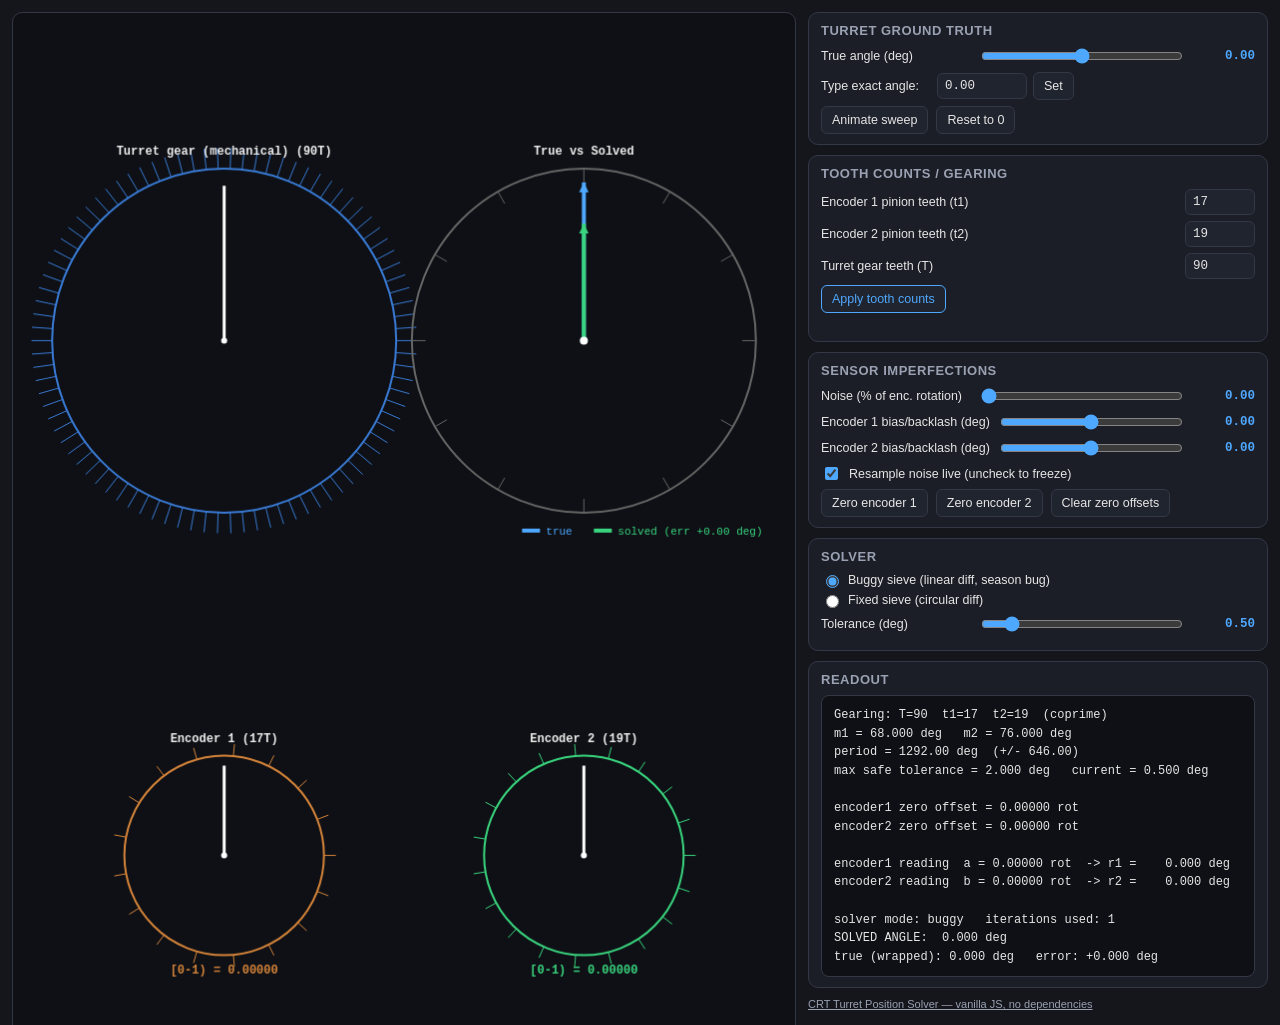
<file: docs/releases/crt_turret_sim.html>
<!doctype html>
<html lang="en">
<head>
<meta charset="utf-8">
<meta name="viewport" content="width=device-width, initial-scale=1">
<title>CRT Turret Position Solver</title>
<style>
  :root {
    --bg: #14161c;
    --panel: #1b1e26;
    --panel-2: #20242e;
    --border: #333846;
    --text: #e6e6e6;
    --muted: #9aa1b2;
    --accent: #4fa8ff;
    --accent-2: #ffdd55;
    --warn: #ff5555;
    --ok: #3ad57e;
  }
  * { box-sizing: border-box; }
  html, body {
    margin: 0; padding: 0;
    background: var(--bg);
    color: var(--text);
    font-family: -apple-system, BlinkMacSystemFont, "Segoe UI", Roboto, Helvetica, Arial, sans-serif;
    height: 100%;
  }
  #app {
    display: flex;
    flex-wrap: wrap;
    gap: 12px;
    padding: 12px;
    min-height: 100vh;
  }
  #canvasWrap {
    flex: 1 1 560px;
    min-width: 320px;
    background: #0e1015;
    border: 1px solid var(--border);
    border-radius: 10px;
    position: relative;
    min-height: 480px;
  }
  canvas { width: 100%; height: 100%; display: block; border-radius: 10px; }
  #side {
    flex: 1 1 380px;
    min-width: 320px;
    max-width: 460px;
    display: flex;
    flex-direction: column;
    gap: 10px;
  }
  .box {
    background: var(--panel);
    border: 1px solid var(--border);
    border-radius: 10px;
    padding: 10px 12px;
  }
  .box h3 {
    margin: 0 0 8px 0;
    font-size: 13px;
    text-transform: uppercase;
    letter-spacing: .04em;
    color: var(--muted);
    font-weight: 600;
  }
  .row {
    display: flex;
    align-items: center;
    gap: 8px;
    margin: 6px 0;
  }
  .row label {
    flex: 0 0 auto;
    font-size: 12.5px;
    color: var(--text);
    min-width: 150px;
  }
  .row input[type="range"] { flex: 1 1 auto; accent-color: var(--accent); }
  .row .val {
    flex: 0 0 auto;
    width: 62px;
    text-align: right;
    font-variant-numeric: tabular-nums;
    font-family: ui-monospace, SFMono-Regular, Menlo, Consolas, monospace;
    font-weight: 700;
    color: var(--accent);
    font-size: 12.5px;
  }
  input[type="text"], input[type="number"] {
    background: var(--panel-2);
    border: 1px solid var(--border);
    color: var(--text);
    border-radius: 6px;
    padding: 5px 7px;
    font-family: ui-monospace, SFMono-Regular, Menlo, Consolas, monospace;
    font-size: 12.5px;
    width: 100%;
  }
  button {
    background: var(--panel-2);
    border: 1px solid var(--border);
    color: var(--text);
    border-radius: 6px;
    padding: 6px 10px;
    font-size: 12.5px;
    cursor: pointer;
  }
  button:hover { border-color: var(--accent); color: var(--accent); }
  button.primary { border-color: var(--accent); color: var(--accent); }
  .teeth-grid {
    display: grid;
    grid-template-columns: 1fr 70px;
    gap: 6px 8px;
    align-items: center;
    font-size: 12.5px;
  }
  .radio-row { display: flex; align-items: center; gap: 6px; font-size: 12.5px; margin: 4px 0; }
  .radio-row input { accent-color: var(--accent); }
  .warn { color: var(--warn); font-size: 12px; margin-top: 4px; min-height: 14px; }
  #readout {
    background: #0e1015;
    border: 1px solid var(--border);
    border-radius: 8px;
    padding: 10px 12px;
    font-family: ui-monospace, SFMono-Regular, Menlo, Consolas, monospace;
    font-size: 12px;
    line-height: 1.55;
    white-space: pre-wrap;
    max-height: 340px;
    overflow-y: auto;
  }
  .btn-line { display: flex; gap: 8px; flex-wrap: wrap; margin-top: 6px; }
  .entry-line { display: flex; gap: 6px; align-items: center; }
  .entry-line label { font-size: 12.5px; min-width: 110px; }
  a.credit { color: var(--muted); font-size: 11px; }
</style>
</head>
<body>
<div id="app">
  <div id="canvasWrap"><canvas id="canvas"></canvas></div>

  <div id="side">
    <div class="box">
      <h3>Turret ground truth</h3>
      <div class="row">
        <label>True angle (deg)</label>
        <input type="range" id="angleSlider" min="-700" max="700" step="0.1" value="0">
        <span class="val" id="angleVal">0.00</span>
      </div>
      <div class="entry-line">
        <label>Type exact angle:</label>
        <input type="text" id="angleEntry" value="0.0" style="width:90px">
        <button id="angleSetBtn">Set</button>
      </div>
      <div class="btn-line">
        <button id="animateBtn">Animate sweep</button>
        <button id="resetAngleBtn">Reset to 0</button>
      </div>
    </div>

    <div class="box">
      <h3>Tooth counts / gearing</h3>
      <div class="teeth-grid">
        <label>Encoder 1 pinion teeth (t1)</label><input type="text" id="t1Var" value="17">
        <label>Encoder 2 pinion teeth (t2)</label><input type="text" id="t2Var" value="19">
        <label>Turret gear teeth (T)</label><input type="text" id="TVar" value="90">
      </div>
      <div class="btn-line"><button id="applyTeethBtn" class="primary">Apply tooth counts</button></div>
      <div class="warn" id="teethWarning"></div>
    </div>

    <div class="box">
      <h3>Sensor imperfections</h3>
      <div class="row">
        <label>Noise (% of enc. rotation)</label>
        <input type="range" id="noiseSlider" min="0" max="3" step="0.01" value="0">
        <span class="val" id="noiseVal">0.00</span>
      </div>
      <div class="row">
        <label>Encoder 1 bias/backlash (deg)</label>
        <input type="range" id="biasASlider" min="-5" max="5" step="0.05" value="0">
        <span class="val" id="biasAVal">0.00</span>
      </div>
      <div class="row">
        <label>Encoder 2 bias/backlash (deg)</label>
        <input type="range" id="biasBSlider" min="-5" max="5" step="0.05" value="0">
        <span class="val" id="biasBVal">0.00</span>
      </div>
      <div class="row" style="margin-top:2px">
        <input type="checkbox" id="liveNoiseChk" checked style="accent-color:var(--accent)">
        <label style="min-width:0">Resample noise live (uncheck to freeze)</label>
      </div>
      <div class="btn-line">
        <button id="zeroABtn">Zero encoder 1</button>
        <button id="zeroBBtn">Zero encoder 2</button>
        <button id="clearZeroBtn">Clear zero offsets</button>
      </div>
    </div>

    <div class="box">
      <h3>Solver</h3>
      <label class="radio-row"><input type="radio" name="mode" value="buggy" checked> Buggy sieve (linear diff, season bug)</label>
      <label class="radio-row"><input type="radio" name="mode" value="circular"> Fixed sieve (circular diff)</label>
      <div class="row" style="margin-top:6px">
        <label>Tolerance (deg)</label>
        <input type="range" id="tolSlider" min="0" max="4" step="0.01" value="0.5">
        <span class="val" id="tolVal">0.50</span>
      </div>
    </div>

    <div class="box">
      <h3>Readout</h3>
      <div id="readout"></div>
    </div>
    <a class="credit" href="#" onclick="return false">CRT Turret Position Solver &mdash; vanilla JS, no dependencies</a>
  </div>
</div>

<script>
(function () {
  "use strict";

  // ---------- math helpers ----------
  function mod(x, m) { return ((x % m) + m) % m; }
  function mod1(x) { return mod(x, 1); }

  function gaussian(std) {
    if (std <= 0) return 0;
    let u = 0, v = 0;
    while (u === 0) u = Math.random();
    while (v === 0) v = Math.random();
    return std * Math.sqrt(-2 * Math.log(u)) * Math.cos(2 * Math.PI * v);
  }

  // ---------- model ----------
  class CRTModel {
    constructor() {
      this.t1 = 17;
      this.t2 = 19;
      this.T = 90;
      this.offsetA = 0;
      this.offsetB = 0;
      this.biasA = 0;
      this.biasB = 0;
      this.noiseStd = 0;
      this.liveNoise = true;
      this.tolerance = 0.5;
      this.mode = "buggy";
      this.lastA = 0;
      this.lastB = 0;
      this.rawA = 0;
      this.rawB = 0;
      this.recomputeDerived();
    }

    recomputeDerived() {
      this.m1 = 360 * (this.t1 / this.T);
      this.m2 = 360 * (this.t2 / this.T);
      const gt = gcd(Math.round(this.t1), Math.round(this.t2));
      this.gTooth = gt;
      this.coprime = gt === 1;
      this.period = this.coprime ? (360 * this.t1 * this.t2 / this.T) : null;
      this.maxTolerance = 180 / this.T;
    }

    sampleEncoders(trueAngle) {
      const idealA = mod1((trueAngle + this.biasA) / this.m1);
      const idealB = mod1((trueAngle + this.biasB) / this.m2);
      let noisyA, noisyB;
      if (this.liveNoise) {
        noisyA = mod1(idealA + gaussian(this.noiseStd));
        noisyB = mod1(idealB + gaussian(this.noiseStd));
      } else {
        noisyA = idealA;
        noisyB = idealB;
      }
      this.rawA = noisyA;
      this.rawB = noisyB;
      this.lastA = mod1(noisyA - this.offsetA);
      this.lastB = mod1(noisyB - this.offsetB);
      return [this.lastA, this.lastB];
    }

    zeroA() { this.offsetA = this.rawA; }
    zeroB() { this.offsetB = this.rawB; }
    unzero() { this.offsetA = 0; this.offsetB = 0; }

    solve(a, b) {
      return this.solveSieve(a, b, this.mode === "circular");
    }

    solveSieve(a, b, circular) {
      const m1 = this.m1, m2 = this.m2;
      const r1 = a * m1, r2 = b * m2;
      const t2 = Math.round(this.t2);
      const period = this.period;
      for (let i = 0; i < t2; i++) {
        let angle = r1 + i * m1;
        let d = Math.abs(mod(angle, m2) - r2);
        if (circular) d = Math.min(d, m2 - d);
        if (d < this.tolerance) {
          if (period !== null && angle >= period / 2) angle -= period;
          return [angle, i + 1];
        }
      }
      return [NaN, t2];
    }

    wrapTrue(trueAngle) {
      if (this.period === null) return trueAngle;
      let w = mod(trueAngle, this.period);
      if (w >= this.period / 2) w -= this.period;
      return w;
    }
  }

  function gcd(a, b) { a = Math.abs(a); b = Math.abs(b); while (b) { [a, b] = [b, a % b]; } return a; }

  // ---------- app ----------
  const model = new CRTModel();
  let trueAngle = 0;
  let animating = false;
  let animHandle = null;
  let lastA = 0, lastB = 0, lastSolved = NaN;

  const $ = (id) => document.getElementById(id);
  const canvas = $("canvas");
  const ctx = canvas.getContext("2d");

  function fitCanvas() {
    const wrap = $("canvasWrap");
    const rect = wrap.getBoundingClientRect();
    const dpr = window.devicePixelRatio || 1;
    canvas.width = Math.max(1, Math.round(rect.width * dpr));
    canvas.height = Math.max(1, Math.round(rect.height * dpr));
    ctx.setTransform(dpr, 0, 0, dpr, 0, 0);
    draw();
  }
  window.addEventListener("resize", fitCanvas);
  new ResizeObserver(fitCanvas).observe($("canvasWrap"));

  // -- wire up labeled sliders --
  function bindSlider(sliderId, valId, fmt, onChange) {
    const s = $(sliderId), v = $(valId);
    const update = () => {
      v.textContent = fmt(parseFloat(s.value));
      onChange(parseFloat(s.value));
    };
    s.addEventListener("input", update);
    update();
    return { slider: s, val: v, update };
  }

  const angleUI = bindSlider("angleSlider", "angleVal", (x) => x.toFixed(2), (x) => {
    trueAngle = x;
    $("angleEntry").value = x.toFixed(2);
    refresh();
  });

  $("angleSetBtn").addEventListener("click", setAngleFromEntry);
  $("angleEntry").addEventListener("keydown", (e) => { if (e.key === "Enter") setAngleFromEntry(); });
  function setAngleFromEntry() {
    const v = parseFloat($("angleEntry").value);
    if (Number.isNaN(v)) return;
    const lo = parseFloat(angleUI.slider.min), hi = parseFloat(angleUI.slider.max);
    const clamped = Math.max(lo, Math.min(hi, v));
    trueAngle = clamped;
    angleUI.slider.value = clamped;
    angleUI.val.textContent = clamped.toFixed(2);
    $("angleEntry").value = clamped.toFixed(2);
    refresh();
  }

  $("resetAngleBtn").addEventListener("click", () => {
    trueAngle = 0;
    angleUI.slider.value = 0;
    angleUI.val.textContent = "0.00";
    $("angleEntry").value = "0.0";
    refresh();
  });

  $("animateBtn").addEventListener("click", () => {
    animating = !animating;
    $("animateBtn").textContent = animating ? "Stop sweep" : "Animate sweep";
    if (animating) animStep();
  });
  function animStep() {
    if (!animating) return;
    let a = trueAngle + 2.0;
    const hi = parseFloat(angleUI.slider.max), lo = parseFloat(angleUI.slider.min);
    if (a > hi) a = lo;
    trueAngle = a;
    angleUI.slider.value = a;
    angleUI.val.textContent = a.toFixed(2);
    $("angleEntry").value = a.toFixed(2);
    refresh();
    animHandle = setTimeout(animStep, 60);
  }

  bindSlider("noiseSlider", "noiseVal", (x) => x.toFixed(2), (x) => { model.noiseStd = x / 100; refresh(); });
  bindSlider("biasASlider", "biasAVal", (x) => x.toFixed(2), (x) => { model.biasA = x; refresh(); });
  bindSlider("biasBSlider", "biasBVal", (x) => x.toFixed(2), (x) => { model.biasB = x; refresh(); });
  bindSlider("tolSlider", "tolVal", (x) => x.toFixed(2), (x) => { model.tolerance = x; refresh(); });

  $("liveNoiseChk").addEventListener("change", (e) => { model.liveNoise = e.target.checked; refresh(); });

  $("zeroABtn").addEventListener("click", () => { model.zeroA(); refresh(); });
  $("zeroBBtn").addEventListener("click", () => { model.zeroB(); refresh(); });
  $("clearZeroBtn").addEventListener("click", () => { model.unzero(); refresh(); });

  document.querySelectorAll('input[name="mode"]').forEach((r) => {
    r.addEventListener("change", (e) => { model.mode = e.target.value; refresh(); });
  });

  $("applyTeethBtn").addEventListener("click", () => {
    const t1 = parseFloat($("t1Var").value);
    const t2 = parseFloat($("t2Var").value);
    const T = parseFloat($("TVar").value);
    const warn = $("teethWarning");
    if (!(t1 > 0) || !(t2 > 0) || !(T > 0)) {
      warn.textContent = "Tooth counts must be positive numbers.";
      return;
    }
    model.t1 = t1; model.t2 = t2; model.T = T;
    model.recomputeDerived();
    if (!model.coprime) {
      warn.textContent = `t1, t2 share a factor of ${model.gTooth} -- range/aliasing degraded.`;
    } else {
      warn.textContent = "";
    }
    const halfRange = Math.max(700, (model.period || 0) / 2);
    angleUI.slider.min = -halfRange;
    angleUI.slider.max = halfRange;
    refresh();
  });

  // ---------- drawing ----------
  function drawGear(cx, cy, r, teeth, pointerDeg, color, label, value) {
    ctx.strokeStyle = color;
    ctx.lineWidth = 2;
    ctx.beginPath();
    ctx.arc(cx, cy, r, 0, Math.PI * 2);
    ctx.stroke();

    teeth = Math.max(teeth, 1);
    const tickLen = r * 0.12;
    ctx.lineWidth = 1;
    for (let i = 0; i < teeth; i++) {
      const th = (2 * Math.PI * i) / teeth;
      const x1 = cx + r * Math.cos(th), y1 = cy + r * Math.sin(th);
      const x2 = cx + (r + tickLen) * Math.cos(th), y2 = cy + (r + tickLen) * Math.sin(th);
      ctx.beginPath(); ctx.moveTo(x1, y1); ctx.lineTo(x2, y2); ctx.stroke();
    }

    const rad = ((pointerDeg - 90) * Math.PI) / 180;
    const px = cx + r * 0.9 * Math.cos(rad), py = cy + r * 0.9 * Math.sin(rad);
    ctx.strokeStyle = "#ffffff";
    ctx.lineWidth = 3;
    ctx.beginPath(); ctx.moveTo(cx, cy); ctx.lineTo(px, py); ctx.stroke();
    ctx.fillStyle = "#ffffff";
    ctx.beginPath(); ctx.arc(cx, cy, 3, 0, Math.PI * 2); ctx.fill();

    ctx.fillStyle = "#eeeeee";
    ctx.font = "bold 12px ui-monospace, Menlo, monospace";
    ctx.textAlign = "center";
    ctx.fillText(`${label} (${teeth}T)`, cx, cy - r - 14);

    if (value !== undefined) {
      ctx.fillStyle = color;
      ctx.font = "bold 12px ui-monospace, Menlo, monospace";
      ctx.fillText(`[0-1) = ${value.toFixed(5)}`, cx, cy + r + 18);
    }
  }

  function drawComparisonDial(cx, cy, r, trueDeg, solvedDeg) {
    ctx.strokeStyle = "#666666";
    ctx.lineWidth = 2;
    ctx.beginPath(); ctx.arc(cx, cy, r, 0, Math.PI * 2); ctx.stroke();

    ctx.lineWidth = 1;
    for (let tickDeg = 0; tickDeg < 360; tickDeg += 30) {
      const th = ((tickDeg - 90) * Math.PI) / 180;
      const x1 = cx + r * Math.cos(th), y1 = cy + r * Math.sin(th);
      const x2 = cx + (r - r * 0.08) * Math.cos(th), y2 = cy + (r - r * 0.08) * Math.sin(th);
      ctx.beginPath(); ctx.moveTo(x1, y1); ctx.lineTo(x2, y2); ctx.stroke();
    }

    const trueMod = mod(trueDeg, 360);
    const radTrue = ((trueMod - 90) * Math.PI) / 180;
    drawArrow(cx, cy, cx + r * 0.92 * Math.cos(radTrue), cy + r * 0.92 * Math.sin(radTrue), "#4fa8ff", 4);

    const isNan = Number.isNaN(solvedDeg);
    let err = 0, arrowColor = "#3ad57e";
    if (!isNan) {
      const solvedMod = mod(solvedDeg, 360);
      err = mod(solvedMod - trueMod + 180, 360) - 180;
      arrowColor = Math.abs(err) < 1 ? "#3ad57e" : (Math.abs(err) < 5 ? "#ffdd55" : "#ff5555");
      const radSolved = ((solvedMod - 90) * Math.PI) / 180;
      drawArrow(cx, cy, cx + r * 0.68 * Math.cos(radSolved), cy + r * 0.68 * Math.sin(radSolved), arrowColor, 4);
    }

    ctx.fillStyle = "#ffffff";
    ctx.beginPath(); ctx.arc(cx, cy, 4, 0, Math.PI * 2); ctx.fill();

    ctx.fillStyle = "#eeeeee";
    ctx.font = "bold 12px ui-monospace, Menlo, monospace";
    ctx.textAlign = "center";
    ctx.fillText("True vs Solved", cx, cy - r - 14);

    const legendY = cy + r + 18;
    ctx.strokeStyle = "#4fa8ff"; ctx.lineWidth = 4;
    ctx.beginPath(); ctx.moveTo(cx - 62, legendY); ctx.lineTo(cx - 44, legendY); ctx.stroke();
    ctx.fillStyle = "#4fa8ff"; ctx.font = "11px ui-monospace, Menlo, monospace"; ctx.textAlign = "left";
    ctx.fillText("true", cx - 38, legendY + 4);

    if (isNan) {
      ctx.fillStyle = "#ff5555";
      ctx.fillText("solved: NaN", cx + 10, legendY + 4);
    } else {
      ctx.strokeStyle = arrowColor;
      ctx.beginPath(); ctx.moveTo(cx + 10, legendY); ctx.lineTo(cx + 28, legendY); ctx.stroke();
      ctx.fillStyle = arrowColor;
      ctx.fillText(`solved (err ${err >= 0 ? "+" : ""}${err.toFixed(2)} deg)`, cx + 34, legendY + 4);
    }
  }

  function drawArrow(x1, y1, x2, y2, color, width) {
    const headLen = 11;
    const angle = Math.atan2(y2 - y1, x2 - x1);
    ctx.strokeStyle = color;
    ctx.lineWidth = width;
    ctx.beginPath(); ctx.moveTo(x1, y1); ctx.lineTo(x2, y2); ctx.stroke();
    ctx.fillStyle = color;
    ctx.beginPath();
    ctx.moveTo(x2, y2);
    ctx.lineTo(x2 - headLen * Math.cos(angle - Math.PI / 7), y2 - headLen * Math.sin(angle - Math.PI / 7));
    ctx.lineTo(x2 - headLen * Math.cos(angle + Math.PI / 7), y2 - headLen * Math.sin(angle + Math.PI / 7));
    ctx.closePath();
    ctx.fill();
  }

  function draw() {
    const rect = $("canvasWrap").getBoundingClientRect();
    const w = rect.width, h = rect.height;
    ctx.clearRect(0, 0, w, h);

    const topCy = h * 0.28;
    const botCy = h * 0.72;
    const leftCx = w * 0.27;
    const rightCx = w * 0.73;
    const rTop = Math.min(w * 0.22, h * 0.22);
    const rBot = rTop * 0.58;

    drawGear(leftCx, topCy, rTop, Math.round(model.T), mod(trueAngle, 360), "#3a7bd5", "Turret gear (mechanical)");
    drawComparisonDial(rightCx, topCy, rTop, trueAngle, lastSolved);
    drawGear(leftCx, botCy, rBot, Math.round(model.t1), lastA * 360, "#d5843a", "Encoder 1", lastA);
    drawGear(rightCx, botCy, rBot, Math.round(model.t2), lastB * 360, "#3ad57e", "Encoder 2", lastB);

    ctx.fillStyle = "#cccccc";
    ctx.font = "11px ui-monospace, Menlo, monospace";
    ctx.textAlign = "center";
    ctx.fillText(`true angle = ${trueAngle.toFixed(2)} deg   (all dials show mod-360 orientation)`, w / 2, h - 12);
  }

  function refresh() {
    const m = model;
    const [a, b] = m.sampleEncoders(trueAngle);
    const [solved, iters] = m.solve(a, b);
    const trueWrapped = m.wrapTrue(trueAngle);
    lastA = a; lastB = b; lastSolved = solved;

    const lines = [];
    lines.push(`Gearing: T=${m.T}  t1=${m.t1}  t2=${m.t2}  ${m.coprime ? "(coprime)" : "(NOT COPRIME!)"}`);
    lines.push(`m1 = ${m.m1.toFixed(3)} deg   m2 = ${m.m2.toFixed(3)} deg`);
    if (m.period !== null) {
      lines.push(`period = ${m.period.toFixed(2)} deg  (+/- ${(m.period / 2).toFixed(2)})`);
    } else {
      lines.push("period = undefined (t1,t2 not coprime)");
    }
    lines.push(`max safe tolerance = ${m.maxTolerance.toFixed(3)} deg   current = ${m.tolerance.toFixed(3)} deg` +
      (m.tolerance >= m.maxTolerance ? "  [OVER CEILING]" : ""));
    lines.push("");
    lines.push(`encoder1 zero offset = ${m.offsetA.toFixed(5)} rot`);
    lines.push(`encoder2 zero offset = ${m.offsetB.toFixed(5)} rot`);
    lines.push("");
    lines.push(`encoder1 reading  a = ${a.toFixed(5)} rot  -> r1 = ${(a * m.m1).toFixed(3).padStart(8)} deg`);
    lines.push(`encoder2 reading  b = ${b.toFixed(5)} rot  -> r2 = ${(b * m.m2).toFixed(3).padStart(8)} deg`);
    lines.push("");
    lines.push(`solver mode: ${m.mode}   iterations used: ${iters}`);
    if (Number.isNaN(solved)) {
      lines.push("SOLVED ANGLE:  NaN  (no candidate within tolerance)");
    } else {
      let err = solved - trueWrapped;
      if (m.period !== null) {
        if (err > m.period / 2) err -= m.period;
        else if (err < -m.period / 2) err += m.period;
      }
      lines.push(`SOLVED ANGLE:  ${solved.toFixed(3)} deg`);
      lines.push(`true (wrapped): ${trueWrapped.toFixed(3)} deg   error: ${err >= 0 ? "+" : ""}${err.toFixed(3)} deg`);
      if (m.m1 && Math.abs(Math.abs(err) - m.m1) < 1.0) {
        lines.push("  (error ~= one encoder-1 window -> classic wrong-candidate fault)");
      }
    }

    $("readout").textContent = lines.join("\n");
    draw();
  }

  fitCanvas();
  refresh();
})();
</script>
</body>
</html>
</file>
